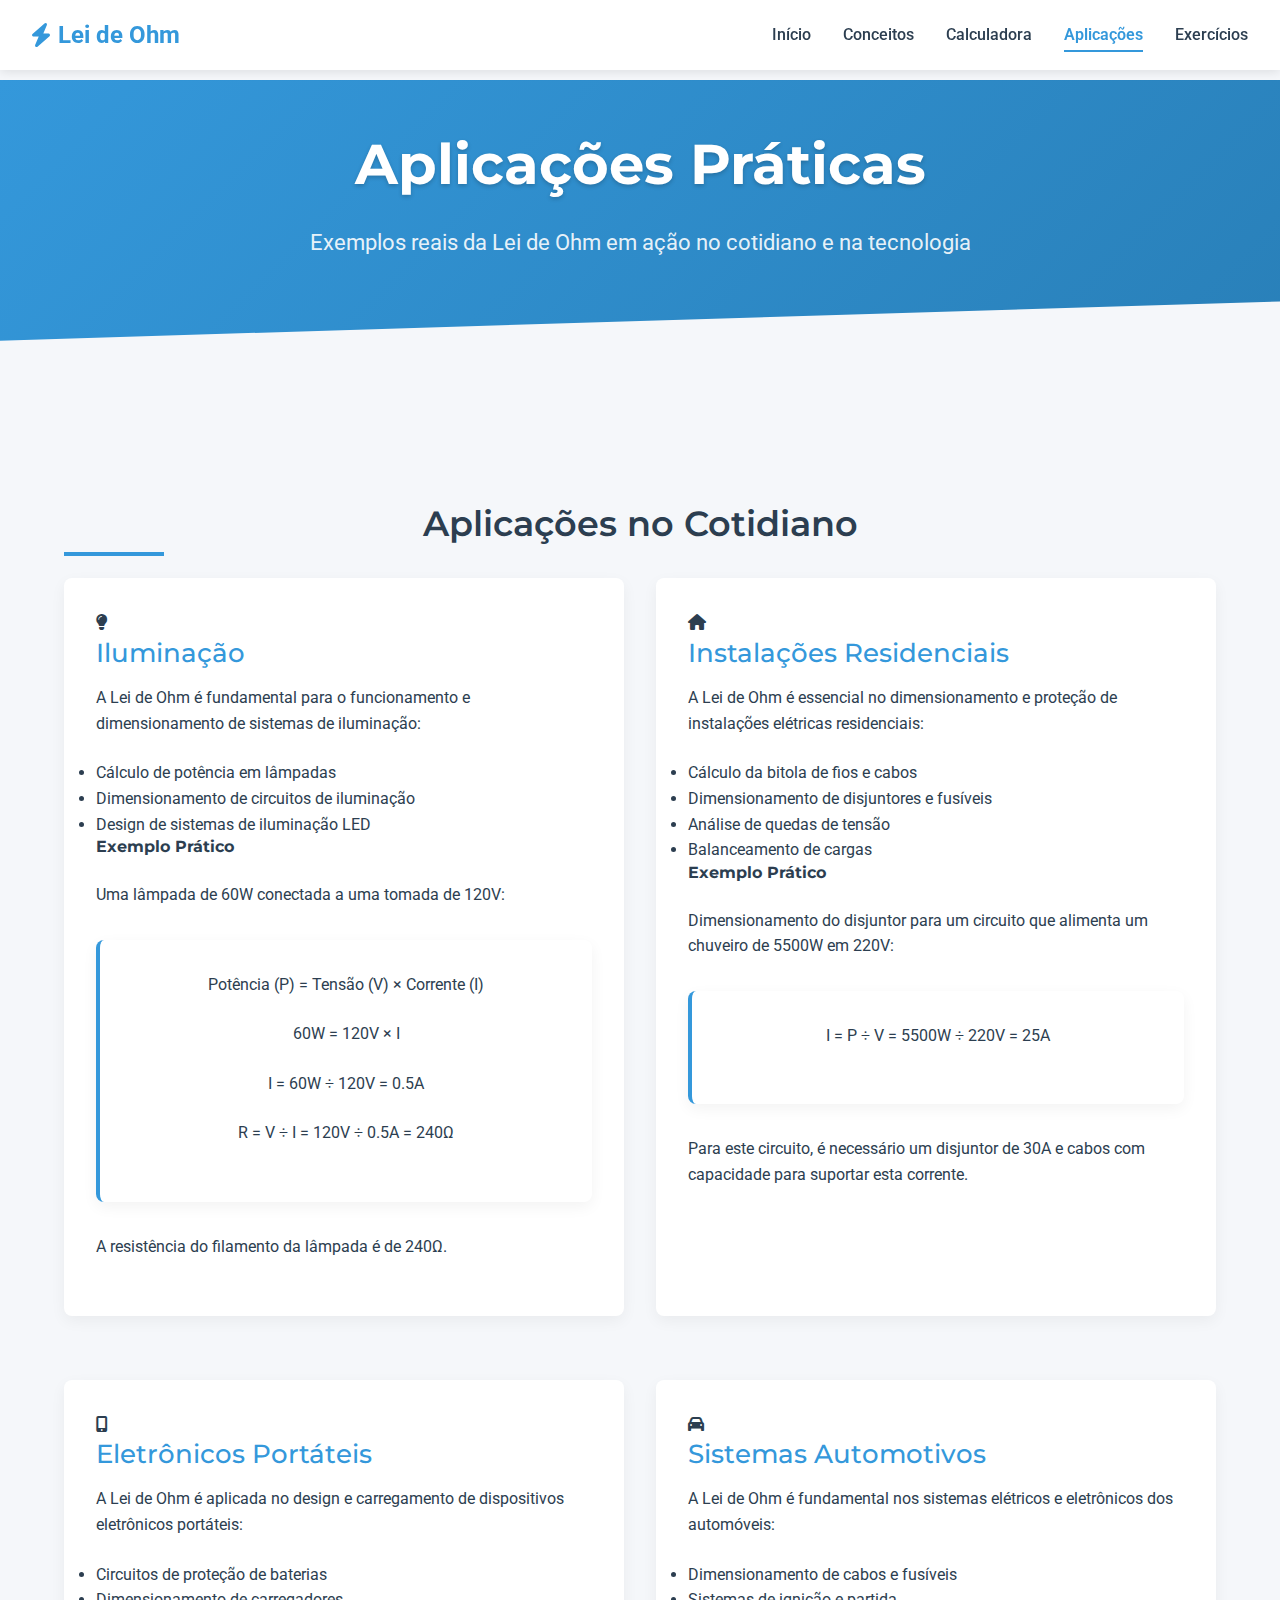
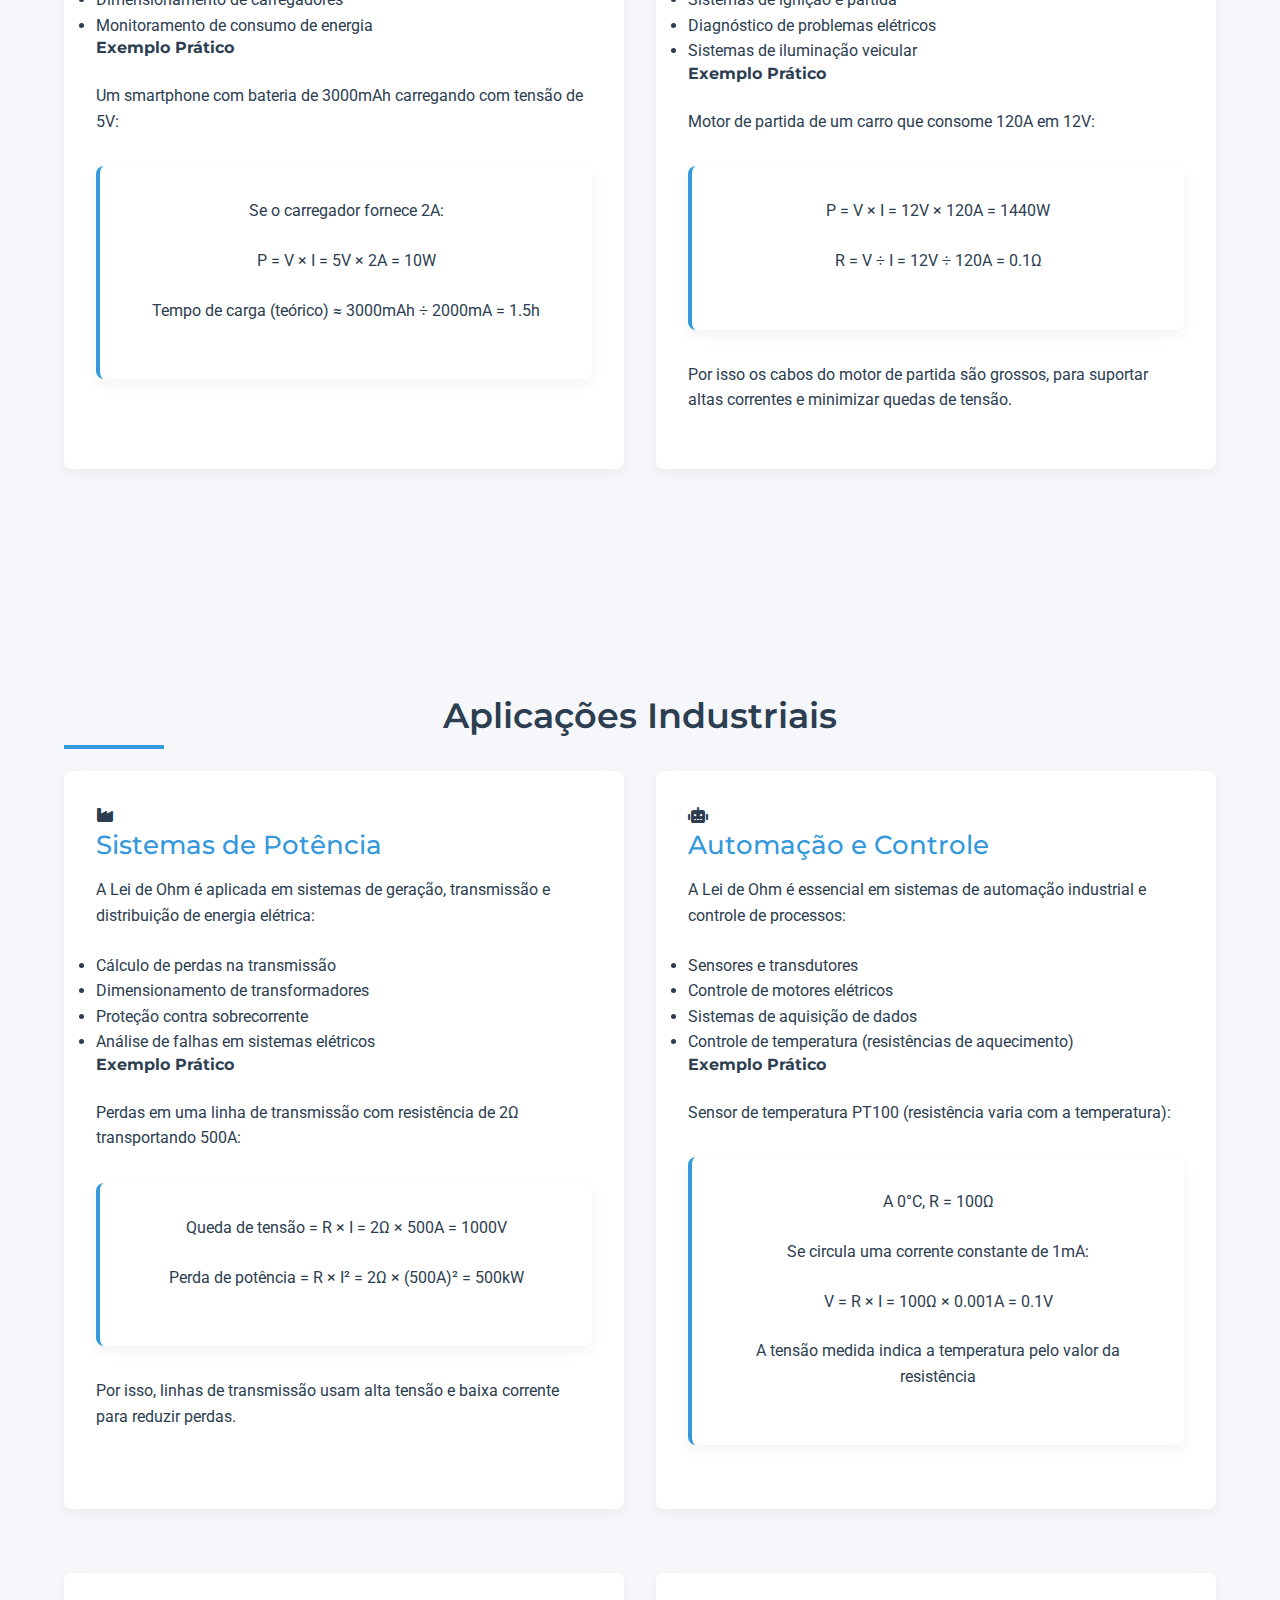
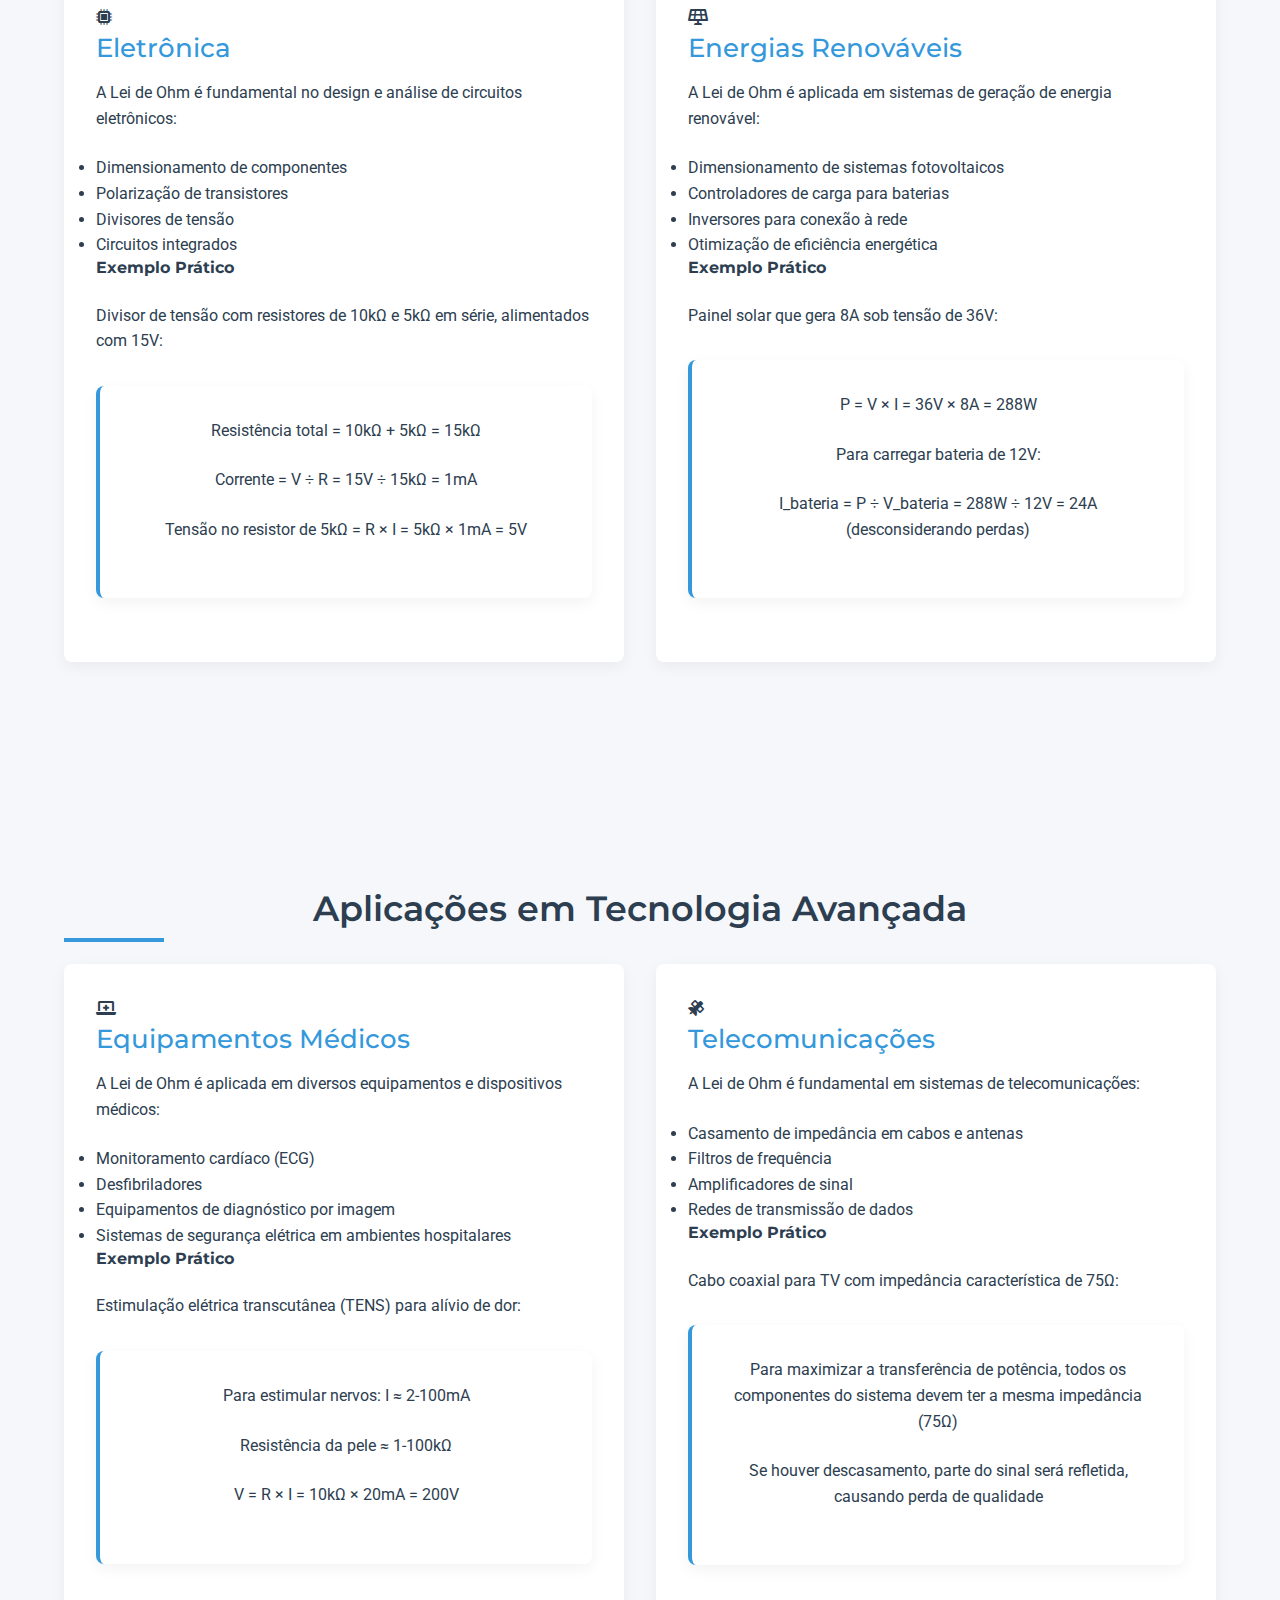
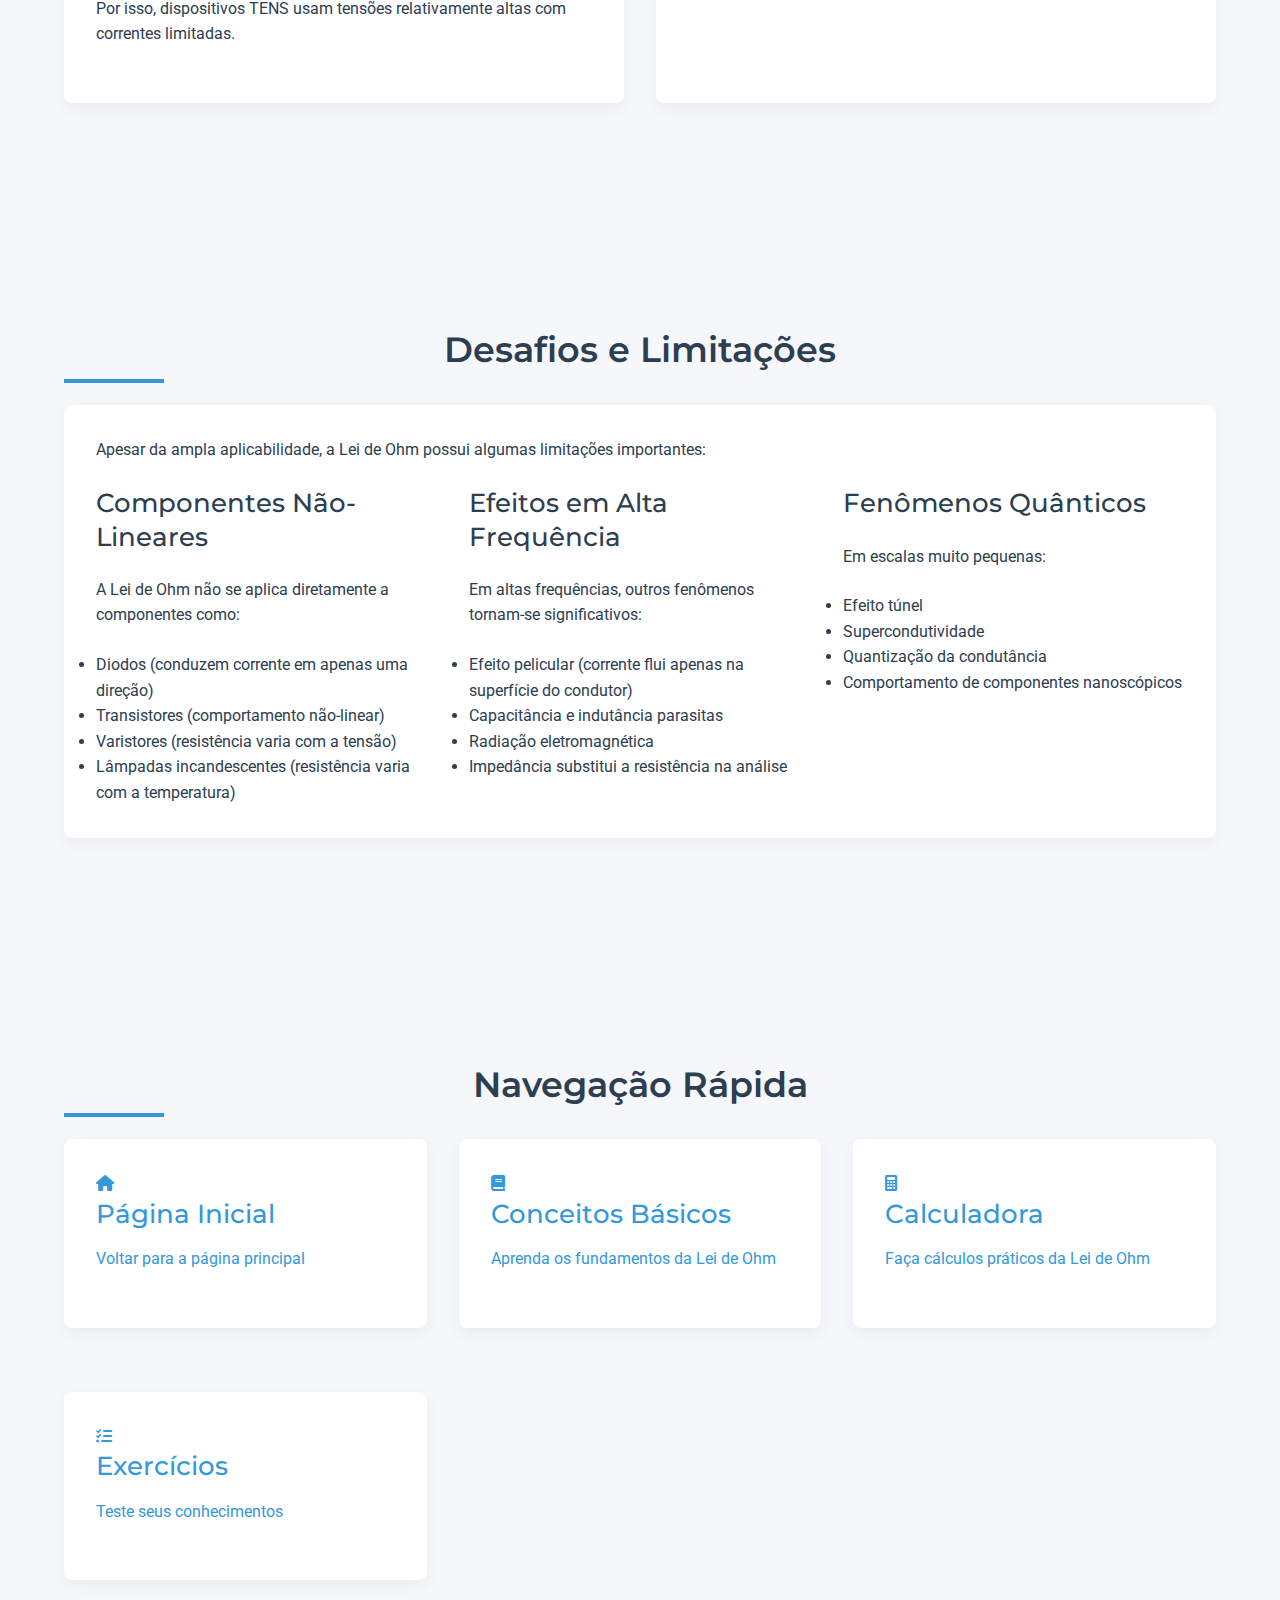
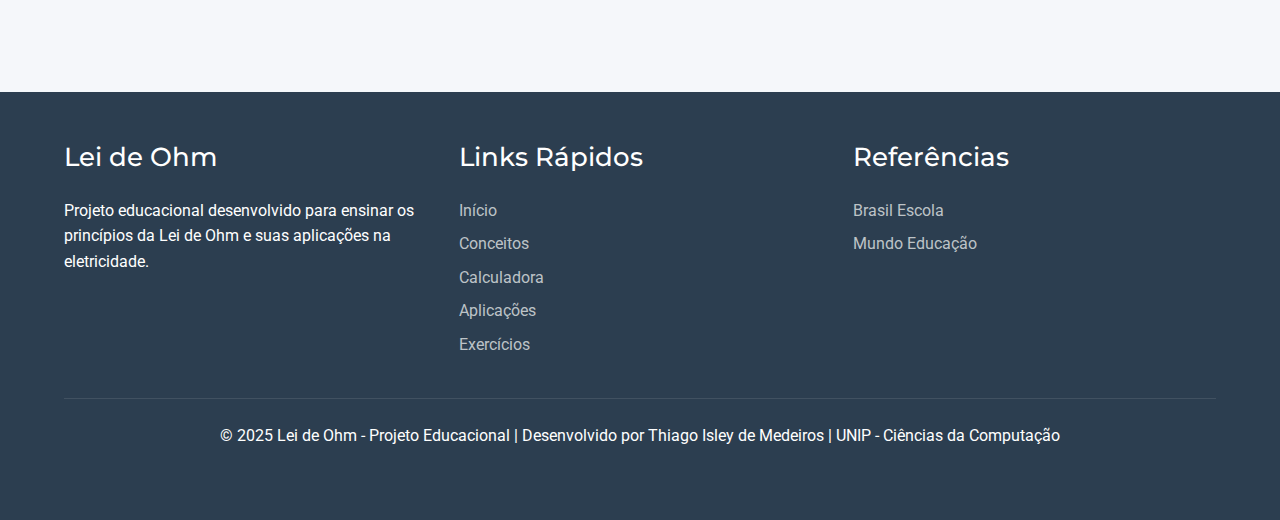
<file: aplicacoes.html>
<!DOCTYPE html>
<html lang="pt-BR">
<head>
    <meta charset="UTF-8">
    <meta name="viewport" content="width=device-width, initial-scale=1.0">
    <title>Aplicações Práticas - Lei de Ohm</title>
    <meta name="description" content="Exemplos práticos e aplicações da Lei de Ohm no cotidiano e na tecnologia">
    <link rel="stylesheet" href="https://fonts.googleapis.com/css2?family=Roboto:wght@300;400;500;700&family=Montserrat:wght@400;500;600;700&family=Fira+Code:wght@400;500&display=swap">
    <link rel="stylesheet" href="https://cdnjs.cloudflare.com/ajax/libs/font-awesome/6.0.0/css/all.min.css">
    <link rel="stylesheet" href="styles/main.css">
</head>
<body>
    <header>
        <nav class="navbar">
            <div class="logo"><i class="fas fa-bolt icon"></i> Lei de Ohm</div>
            <ul class="nav-links">
                <li><a href="index.html">Início</a></li>
                <li><a href="conceitos.html">Conceitos</a></li>
                <li><a href="calculadora.html">Calculadora</a></li>
                <li><a href="aplicacoes.html" class="active">Aplicações</a></li>
                <li><a href="exercicios.html">Exercícios</a></li>
            </ul>
            <div class="burger">
                <div class="line1"></div>
                <div class="line2"></div>
                <div class="line3"></div>
            </div>
        </nav>
    </header>

    <main>
        <section class="hero">
            <div class="container">
                <h1 class="animate-on-scroll">Aplicações Práticas</h1>
                <p class="subtitle animate-on-scroll">Exemplos reais da Lei de Ohm em ação no cotidiano e na tecnologia</p>
            </div>
        </section>

        <section id="aplicacoes-cotidianas" class="content">
            <div class="container">
                <h2 class="text-center">Aplicações no Cotidiano</h2>
                
                <div class="grid">
                    <div class="card animate-on-scroll">
                        <div class="card-icon"><i class="fas fa-lightbulb"></i></div>
                        <h3 class="card-title">Iluminação</h3>
                        <p>A Lei de Ohm é fundamental para o funcionamento e dimensionamento de sistemas de iluminação:</p>
                        <ul>
                            <li>Cálculo de potência em lâmpadas</li>
                            <li>Dimensionamento de circuitos de iluminação</li>
                            <li>Design de sistemas de iluminação LED</li>
                        </ul>
                        
                        <div class="example">
                            <h4>Exemplo Prático</h4>
                            <p>Uma lâmpada de 60W conectada a uma tomada de 120V:</p>
                            <div class="formula-box">
                                <p>Potência (P) = Tensão (V) × Corrente (I)</p>
                                <p>60W = 120V × I</p>
                                <p>I = 60W ÷ 120V = 0.5A</p>
                                <p>R = V ÷ I = 120V ÷ 0.5A = 240Ω</p>
                            </div>
                            <p>A resistência do filamento da lâmpada é de 240Ω.</p>
                        </div>
                    </div>
                    
                    <div class="card animate-on-scroll">
                        <div class="card-icon"><i class="fas fa-home"></i></div>
                        <h3 class="card-title">Instalações Residenciais</h3>
                        <p>A Lei de Ohm é essencial no dimensionamento e proteção de instalações elétricas residenciais:</p>
                        <ul>
                            <li>Cálculo da bitola de fios e cabos</li>
                            <li>Dimensionamento de disjuntores e fusíveis</li>
                            <li>Análise de quedas de tensão</li>
                            <li>Balanceamento de cargas</li>
                        </ul>
                        
                        <div class="example">
                            <h4>Exemplo Prático</h4>
                            <p>Dimensionamento do disjuntor para um circuito que alimenta um chuveiro de 5500W em 220V:</p>
                            <div class="formula-box">
                                <p>I = P ÷ V = 5500W ÷ 220V = 25A</p>
                            </div>
                            <p>Para este circuito, é necessário um disjuntor de 30A e cabos com capacidade para suportar esta corrente.</p>
                        </div>
                    </div>
                </div>
                
                <div class="grid mt-4">
                    <div class="card animate-on-scroll">
                        <div class="card-icon"><i class="fas fa-mobile-alt"></i></div>
                        <h3 class="card-title">Eletrônicos Portáteis</h3>
                        <p>A Lei de Ohm é aplicada no design e carregamento de dispositivos eletrônicos portáteis:</p>
                        <ul>
                            <li>Circuitos de proteção de baterias</li>
                            <li>Dimensionamento de carregadores</li>
                            <li>Monitoramento de consumo de energia</li>
                        </ul>
                        
                        <div class="example">
                            <h4>Exemplo Prático</h4>
                            <p>Um smartphone com bateria de 3000mAh carregando com tensão de 5V:</p>
                            <div class="formula-box">
                                <p>Se o carregador fornece 2A:</p>
                                <p>P = V × I = 5V × 2A = 10W</p>
                                <p>Tempo de carga (teórico) ≈ 3000mAh ÷ 2000mA = 1.5h</p>
                            </div>
                        </div>
                    </div>
                    
                    <div class="card animate-on-scroll">
                        <div class="card-icon"><i class="fas fa-car"></i></div>
                        <h3 class="card-title">Sistemas Automotivos</h3>
                        <p>A Lei de Ohm é fundamental nos sistemas elétricos e eletrônicos dos automóveis:</p>
                        <ul>
                            <li>Dimensionamento de cabos e fusíveis</li>
                            <li>Sistemas de ignição e partida</li>
                            <li>Diagnóstico de problemas elétricos</li>
                            <li>Sistemas de iluminação veicular</li>
                        </ul>
                        
                        <div class="example">
                            <h4>Exemplo Prático</h4>
                            <p>Motor de partida de um carro que consome 120A em 12V:</p>
                            <div class="formula-box">
                                <p>P = V × I = 12V × 120A = 1440W</p>
                                <p>R = V ÷ I = 12V ÷ 120A = 0.1Ω</p>
                            </div>
                            <p>Por isso os cabos do motor de partida são grossos, para suportar altas correntes e minimizar quedas de tensão.</p>
                        </div>
                    </div>
                </div>
            </div>
        </section>

        <section id="aplicacoes-industriais" class="content bg-light">
            <div class="container">
                <h2 class="text-center">Aplicações Industriais</h2>
                
                <div class="grid">
                    <div class="card animate-on-scroll">
                        <div class="card-icon"><i class="fas fa-industry"></i></div>
                        <h3 class="card-title">Sistemas de Potência</h3>
                        <p>A Lei de Ohm é aplicada em sistemas de geração, transmissão e distribuição de energia elétrica:</p>
                        <ul>
                            <li>Cálculo de perdas na transmissão</li>
                            <li>Dimensionamento de transformadores</li>
                            <li>Proteção contra sobrecorrente</li>
                            <li>Análise de falhas em sistemas elétricos</li>
                        </ul>
                        
                        <div class="example">
                            <h4>Exemplo Prático</h4>
                            <p>Perdas em uma linha de transmissão com resistência de 2Ω transportando 500A:</p>
                            <div class="formula-box">
                                <p>Queda de tensão = R × I = 2Ω × 500A = 1000V</p>
                                <p>Perda de potência = R × I² = 2Ω × (500A)² = 500kW</p>
                            </div>
                            <p>Por isso, linhas de transmissão usam alta tensão e baixa corrente para reduzir perdas.</p>
                        </div>
                    </div>
                    
                    <div class="card animate-on-scroll">
                        <div class="card-icon"><i class="fas fa-robot"></i></div>
                        <h3 class="card-title">Automação e Controle</h3>
                        <p>A Lei de Ohm é essencial em sistemas de automação industrial e controle de processos:</p>
                        <ul>
                            <li>Sensores e transdutores</li>
                            <li>Controle de motores elétricos</li>
                            <li>Sistemas de aquisição de dados</li>
                            <li>Controle de temperatura (resistências de aquecimento)</li>
                        </ul>
                        
                        <div class="example">
                            <h4>Exemplo Prático</h4>
                            <p>Sensor de temperatura PT100 (resistência varia com a temperatura):</p>
                            <div class="formula-box">
                                <p>A 0°C, R = 100Ω</p>
                                <p>Se circula uma corrente constante de 1mA:</p>
                                <p>V = R × I = 100Ω × 0.001A = 0.1V</p>
                                <p>A tensão medida indica a temperatura pelo valor da resistência</p>
                            </div>
                        </div>
                    </div>
                </div>
                
                <div class="grid mt-4">
                    <div class="card animate-on-scroll">
                        <div class="card-icon"><i class="fas fa-microchip"></i></div>
                        <h3 class="card-title">Eletrônica</h3>
                        <p>A Lei de Ohm é fundamental no design e análise de circuitos eletrônicos:</p>
                        <ul>
                            <li>Dimensionamento de componentes</li>
                            <li>Polarização de transistores</li>
                            <li>Divisores de tensão</li>
                            <li>Circuitos integrados</li>
                        </ul>
                        
                        <div class="example">
                            <h4>Exemplo Prático</h4>
                            <p>Divisor de tensão com resistores de 10kΩ e 5kΩ em série, alimentados com 15V:</p>
                            <div class="formula-box">
                                <p>Resistência total = 10kΩ + 5kΩ = 15kΩ</p>
                                <p>Corrente = V ÷ R = 15V ÷ 15kΩ = 1mA</p>
                                <p>Tensão no resistor de 5kΩ = R × I = 5kΩ × 1mA = 5V</p>
                            </div>
                        </div>
                    </div>
                    
                    <div class="card animate-on-scroll">
                        <div class="card-icon"><i class="fas fa-solar-panel"></i></div>
                        <h3 class="card-title">Energias Renováveis</h3>
                        <p>A Lei de Ohm é aplicada em sistemas de geração de energia renovável:</p>
                        <ul>
                            <li>Dimensionamento de sistemas fotovoltaicos</li>
                            <li>Controladores de carga para baterias</li>
                            <li>Inversores para conexão à rede</li>
                            <li>Otimização de eficiência energética</li>
                        </ul>
                        
                        <div class="example">
                            <h4>Exemplo Prático</h4>
                            <p>Painel solar que gera 8A sob tensão de 36V:</p>
                            <div class="formula-box">
                                <p>P = V × I = 36V × 8A = 288W</p>
                                <p>Para carregar bateria de 12V:</p>
                                <p>I_bateria = P ÷ V_bateria = 288W ÷ 12V = 24A (desconsiderando perdas)</p>
                            </div>
                        </div>
                    </div>
                </div>
            </div>
        </section>

        <section id="aplicacoes-tecnologicas" class="content">
            <div class="container">
                <h2 class="text-center">Aplicações em Tecnologia Avançada</h2>
                
                <div class="grid">
                    <div class="card animate-on-scroll">
                        <div class="card-icon"><i class="fas fa-laptop-medical"></i></div>
                        <h3 class="card-title">Equipamentos Médicos</h3>
                        <p>A Lei de Ohm é aplicada em diversos equipamentos e dispositivos médicos:</p>
                        <ul>
                            <li>Monitoramento cardíaco (ECG)</li>
                            <li>Desfibriladores</li>
                            <li>Equipamentos de diagnóstico por imagem</li>
                            <li>Sistemas de segurança elétrica em ambientes hospitalares</li>
                        </ul>
                        
                        <div class="example">
                            <h4>Exemplo Prático</h4>
                            <p>Estimulação elétrica transcutânea (TENS) para alívio de dor:</p>
                            <div class="formula-box">
                                <p>Para estimular nervos: I ≈ 2-100mA</p>
                                <p>Resistência da pele ≈ 1-100kΩ</p>
                                <p>V = R × I = 10kΩ × 20mA = 200V</p>
                            </div>
                            <p>Por isso, dispositivos TENS usam tensões relativamente altas com correntes limitadas.</p>
                        </div>
                    </div>
                    
                    <div class="card animate-on-scroll">
                        <div class="card-icon"><i class="fas fa-satellite"></i></div>
                        <h3 class="card-title">Telecomunicações</h3>
                        <p>A Lei de Ohm é fundamental em sistemas de telecomunicações:</p>
                        <ul>
                            <li>Casamento de impedância em cabos e antenas</li>
                            <li>Filtros de frequência</li>
                            <li>Amplificadores de sinal</li>
                            <li>Redes de transmissão de dados</li>
                        </ul>
                        
                        <div class="example">
                            <h4>Exemplo Prático</h4>
                            <p>Cabo coaxial para TV com impedância característica de 75Ω:</p>
                            <div class="formula-box">
                                <p>Para maximizar a transferência de potência, todos os componentes do sistema devem ter a mesma impedância (75Ω)</p>
                                <p>Se houver descasamento, parte do sinal será refletida, causando perda de qualidade</p>
                            </div>
                        </div>
                    </div>
                </div>
            </div>
        </section>

        <section id="desafios" class="content bg-light">
            <div class="container">
                <h2 class="text-center">Desafios e Limitações</h2>
                <div class="card animate-on-scroll">
                    <p>Apesar da ampla aplicabilidade, a Lei de Ohm possui algumas limitações importantes:</p>
                    
                    <div class="grid">
                        <div>
                            <h3>Componentes Não-Lineares</h3>
                            <p>A Lei de Ohm não se aplica diretamente a componentes como:</p>
                            <ul>
                                <li>Diodos (conduzem corrente em apenas uma direção)</li>
                                <li>Transistores (comportamento não-linear)</li>
                                <li>Varistores (resistência varia com a tensão)</li>
                                <li>Lâmpadas incandescentes (resistência varia com a temperatura)</li>
                            </ul>
                        </div>
                        
                        <div>
                            <h3>Efeitos em Alta Frequência</h3>
                            <p>Em altas frequências, outros fenômenos tornam-se significativos:</p>
                            <ul>
                                <li>Efeito pelicular (corrente flui apenas na superfície do condutor)</li>
                                <li>Capacitância e indutância parasitas</li>
                                <li>Radiação eletromagnética</li>
                                <li>Impedância substitui a resistência na análise</li>
                            </ul>
                        </div>
                        
                        <div>
                            <h3>Fenômenos Quânticos</h3>
                            <p>Em escalas muito pequenas:</p>
                            <ul>
                                <li>Efeito túnel</li>
                                <li>Supercondutividade</li>
                                <li>Quantização da condutância</li>
                                <li>Comportamento de componentes nanoscópicos</li>
                            </ul>
                        </div>
                    </div>
                </div>
            </div>
        </section>

        <section id="navegacao" class="content">
            <div class="container">
                <h2 class="text-center">Navegação Rápida</h2>
                <div class="grid">
                    <a href="index.html" class="card hover-effect">
                        <div class="card-icon"><i class="fas fa-home"></i></div>
                        <h3 class="card-title">Página Inicial</h3>
                        <p>Voltar para a página principal</p>
                    </a>
                    <a href="conceitos.html" class="card hover-effect">
                        <div class="card-icon"><i class="fas fa-book"></i></div>
                        <h3 class="card-title">Conceitos Básicos</h3>
                        <p>Aprenda os fundamentos da Lei de Ohm</p>
                    </a>
                    <a href="calculadora.html" class="card hover-effect">
                        <div class="card-icon"><i class="fas fa-calculator"></i></div>
                        <h3 class="card-title">Calculadora</h3>
                        <p>Faça cálculos práticos da Lei de Ohm</p>
                    </a>
                    <a href="exercicios.html" class="card hover-effect">
                        <div class="card-icon"><i class="fas fa-tasks"></i></div>
                        <h3 class="card-title">Exercícios</h3>
                        <p>Teste seus conhecimentos</p>
                    </a>
                </div>
            </div>
        </section>
    </main>

    <footer>
        <div class="container">
            <div class="footer-content">
                <div class="footer-column">
                    <h3>Lei de Ohm</h3>
                    <p>Projeto educacional desenvolvido para ensinar os princípios da Lei de Ohm e suas aplicações na eletricidade.</p>
                </div>
                <div class="footer-column">
                    <h3>Links Rápidos</h3>
                    <ul>
                        <li><a href="index.html">Início</a></li>
                        <li><a href="conceitos.html">Conceitos</a></li>
                        <li><a href="calculadora.html">Calculadora</a></li>
                        <li><a href="aplicacoes.html">Aplicações</a></li>
                        <li><a href="exercicios.html">Exercícios</a></li>
                    </ul>
                </div>
                <div class="footer-column">
                    <h3>Referências</h3>
                    <ul>
                        <li><a href="https://brasilescola.uol.com.br/fisica/a-lei-ohm.htm" target="_blank">Brasil Escola</a></li>
                        <li><a href="https://mundoeducacao.uol.com.br/fisica/lei-ohm.htm" target="_blank">Mundo Educação</a></li>
                    </ul>
                </div>
            </div>
            <div class="footer-bottom">
                <p>&copy; 2025 Lei de Ohm - Projeto Educacional | Desenvolvido por Thiago Isley de Medeiros | UNIP - Ciências da Computação</p>
            </div>
        </div>
    </footer>

    <script src="scripts/main.js"></script>
</body>
</html>
</file>
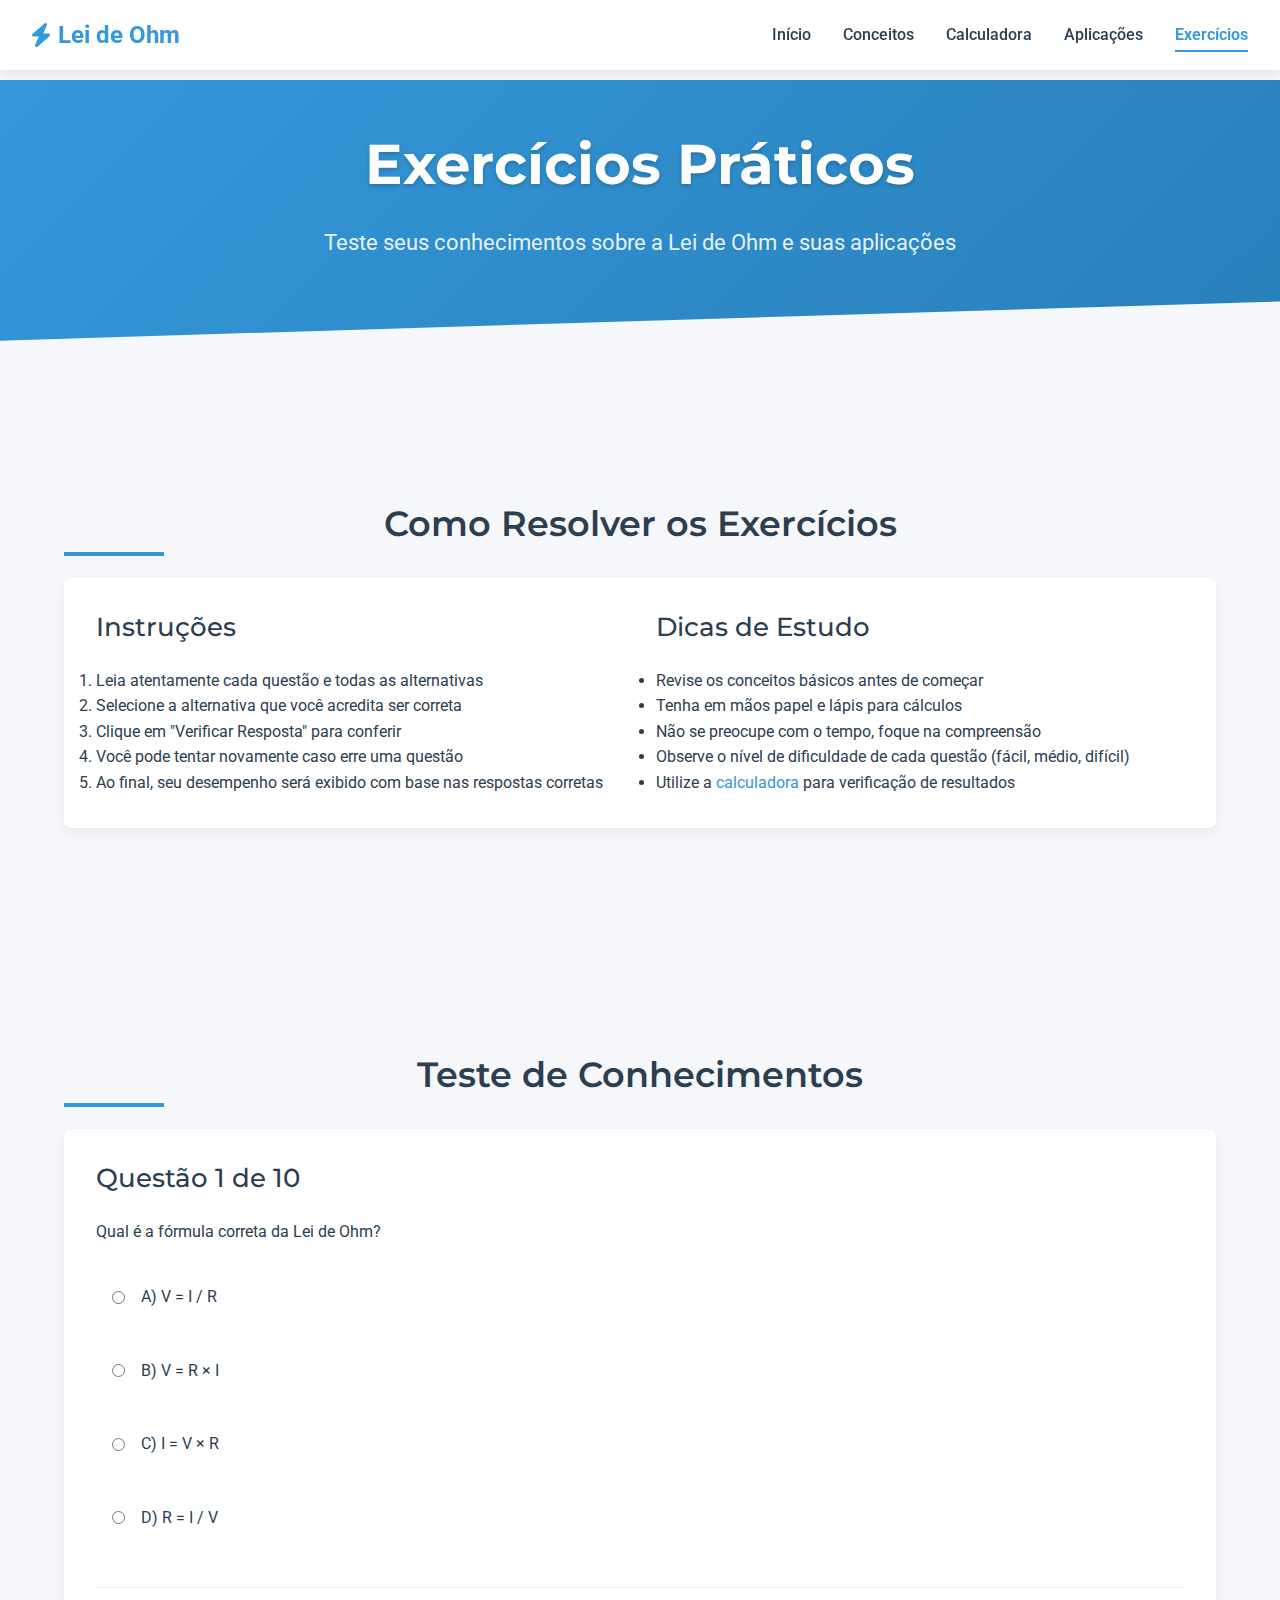
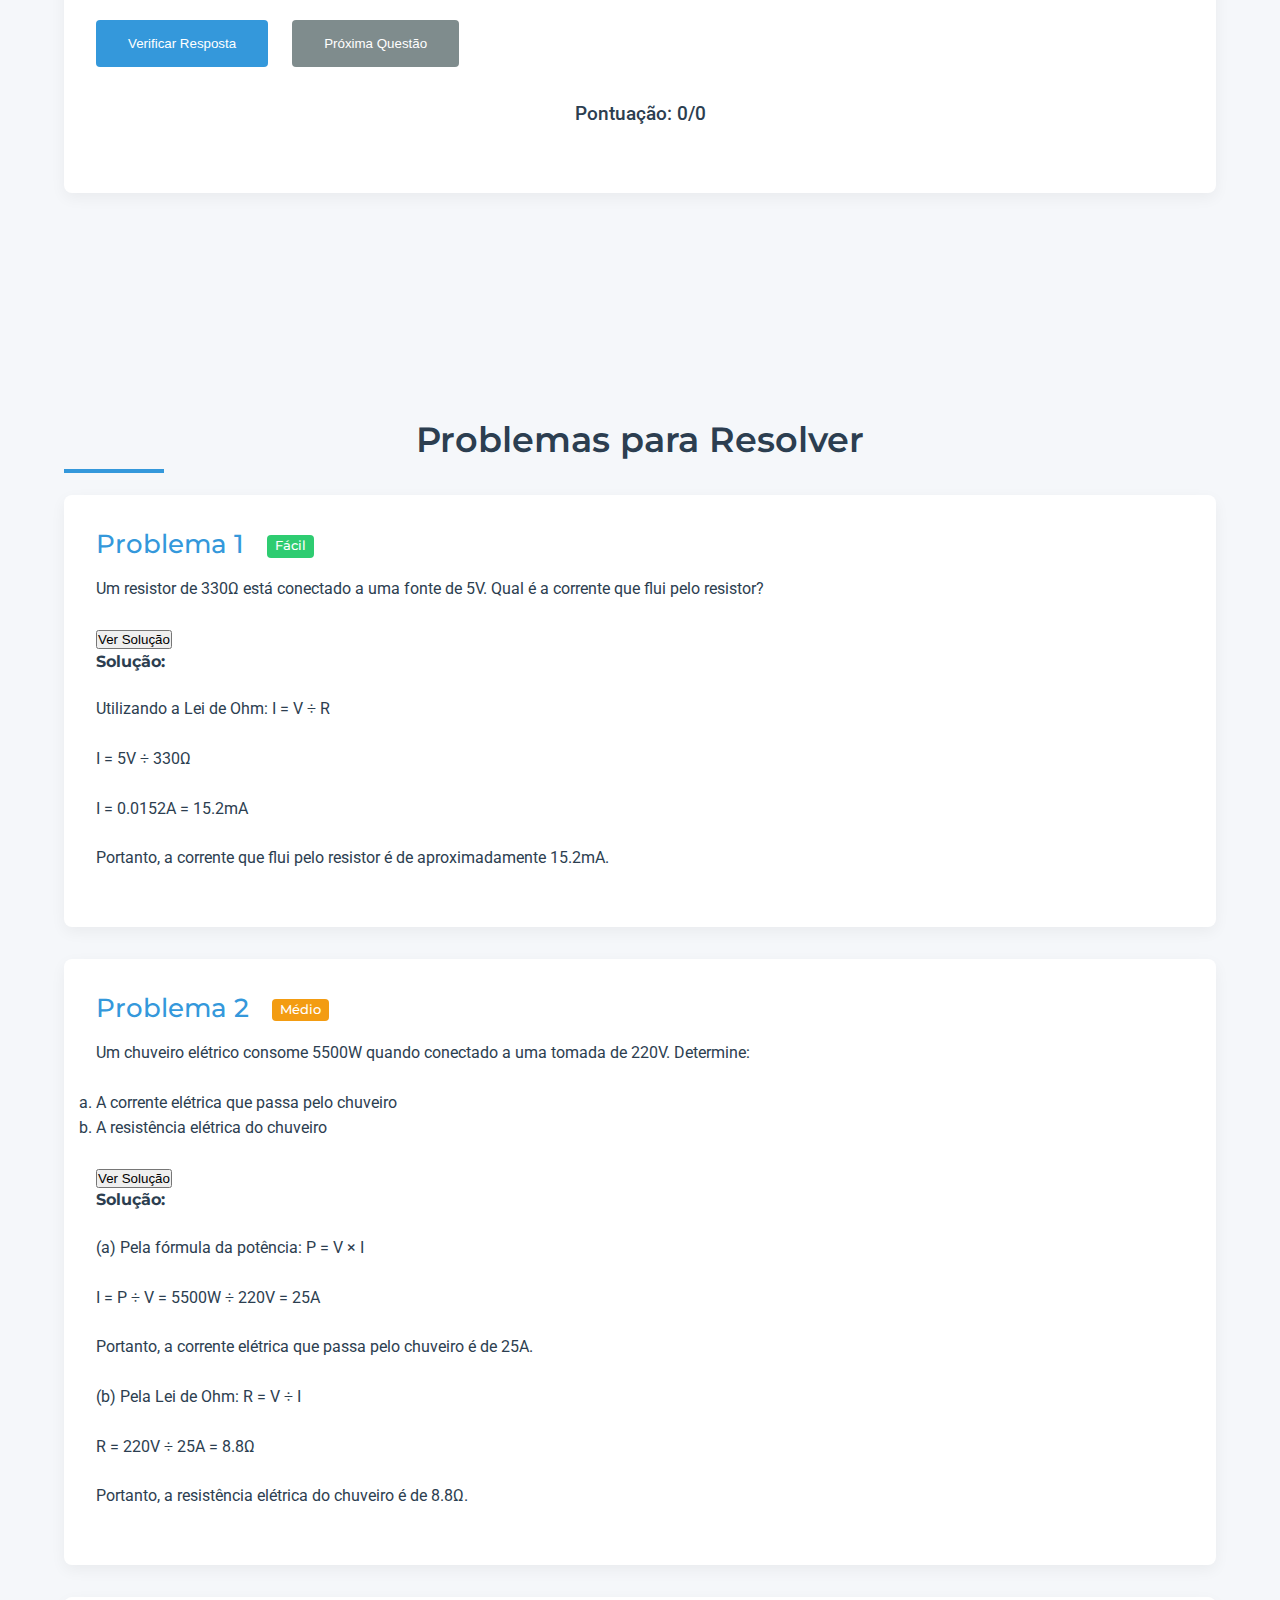
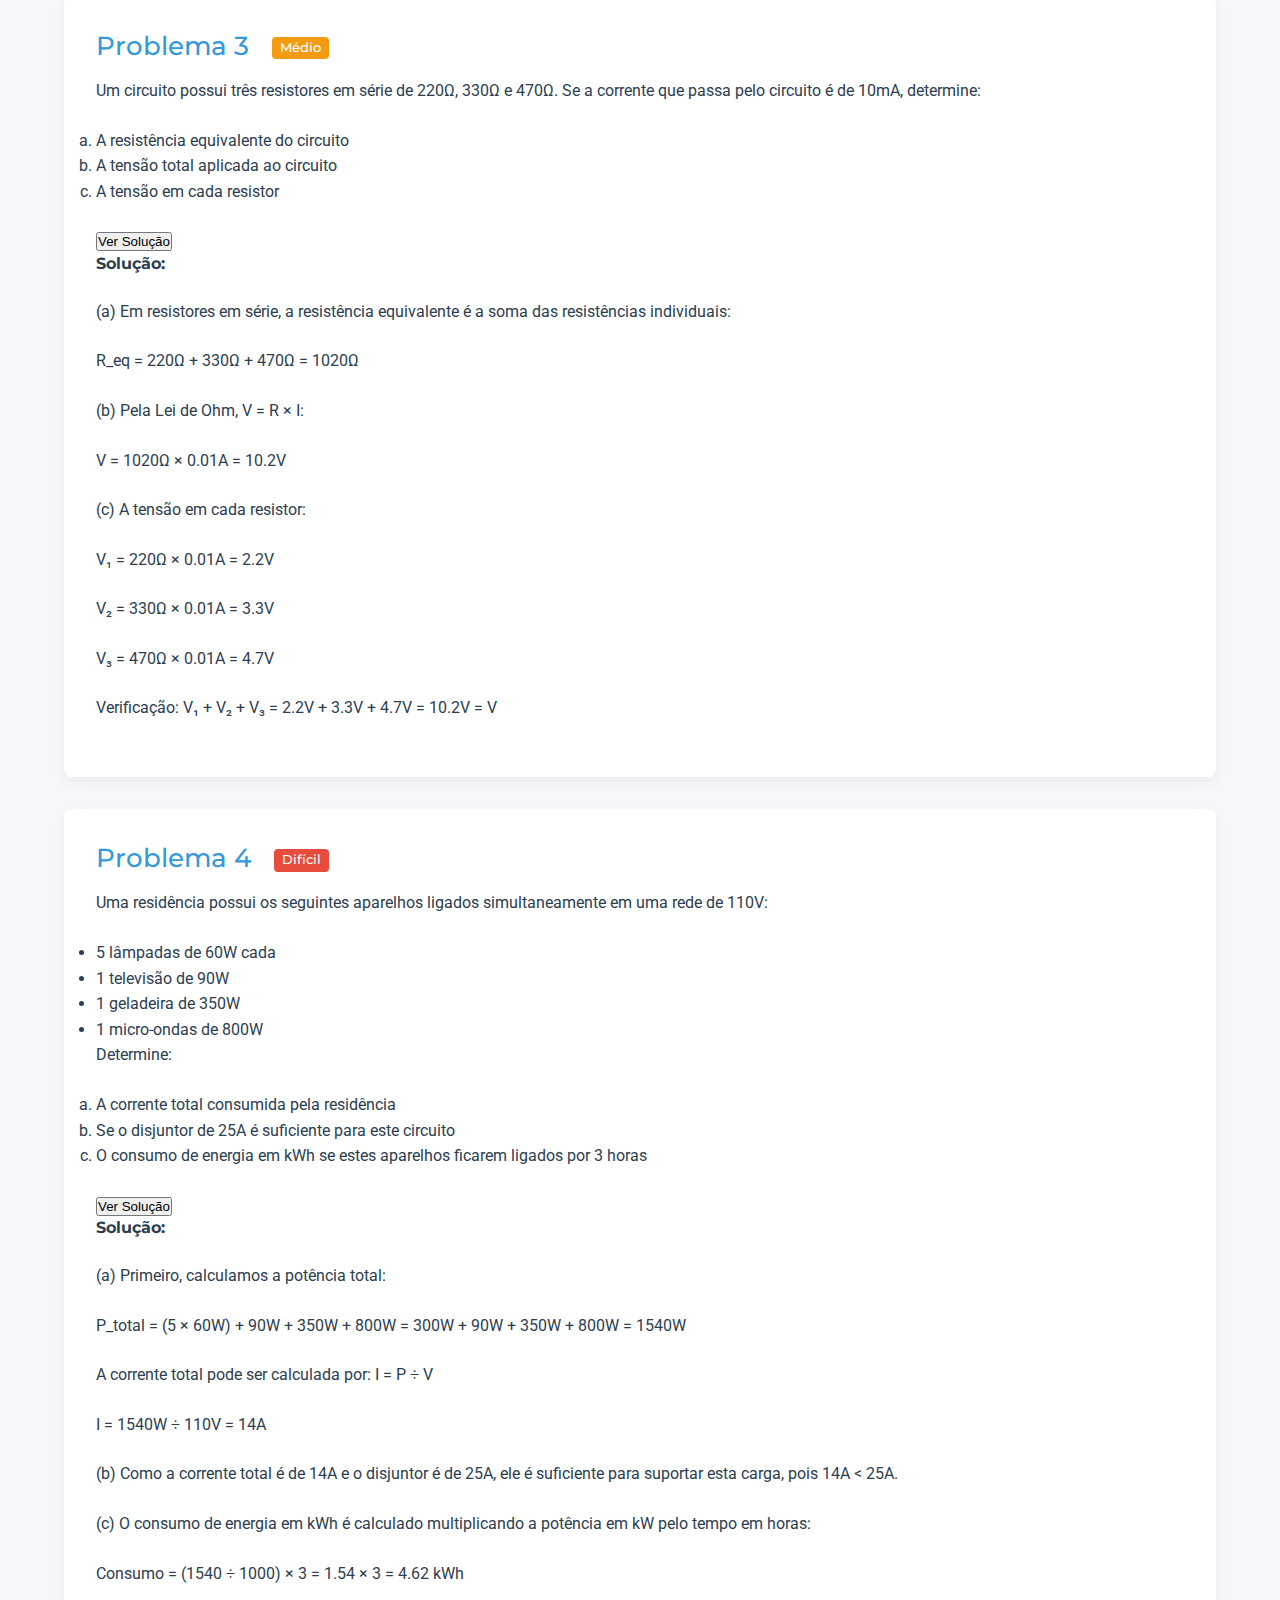
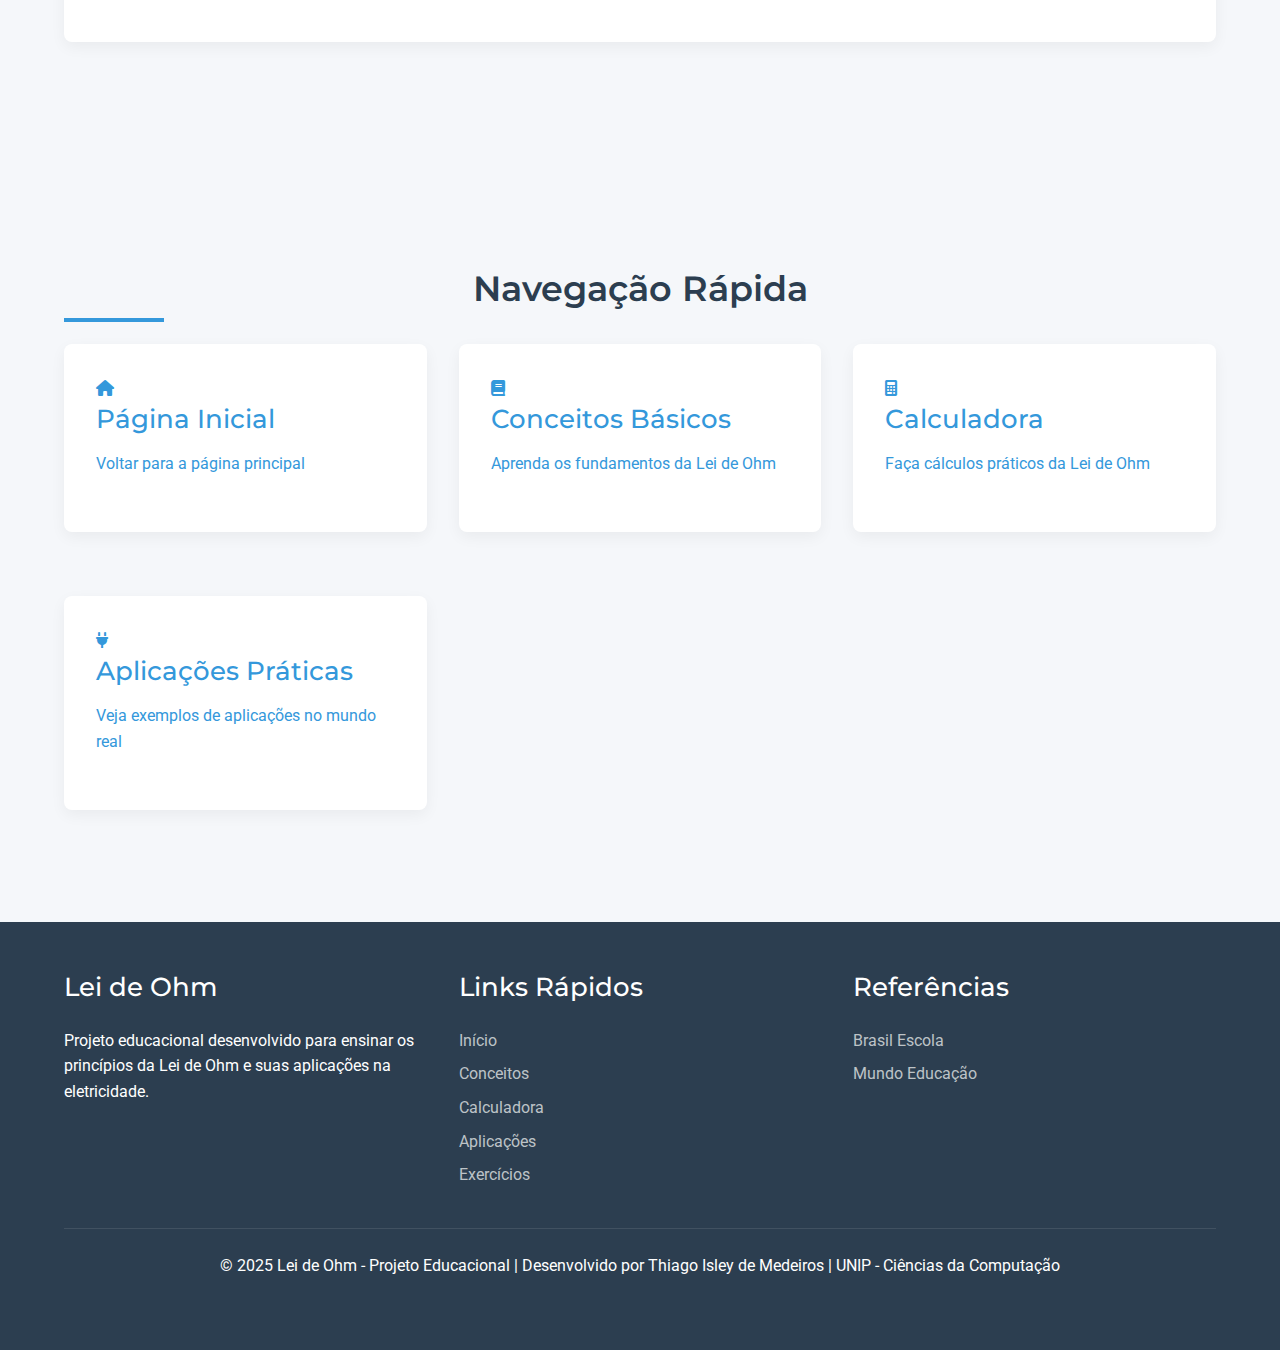
<file: exercicios.html>
<!DOCTYPE html>
<html lang="pt-BR">
<head>
    <meta charset="UTF-8">
    <meta name="viewport" content="width=device-width, initial-scale=1.0">
    <title>Exercícios - Lei de Ohm</title>
    <meta name="description" content="Exercícios e problemas para testar seu conhecimento sobre a Lei de Ohm">
    <link rel="stylesheet" href="https://fonts.googleapis.com/css2?family=Roboto:wght@300;400;500;700&family=Montserrat:wght@400;500;600;700&family=Fira+Code:wght@400;500&display=swap">
    <link rel="stylesheet" href="https://cdnjs.cloudflare.com/ajax/libs/font-awesome/6.0.0/css/all.min.css">
    <link rel="stylesheet" href="styles/main.css">
    <style>
        .quiz-container {
            background-color: var(--bg-card);
            border-radius: 8px;
            padding: var(--spacing-lg);
            box-shadow: 0 5px 15px rgba(0, 0, 0, 0.05);
            margin-bottom: var(--spacing-lg);
        }
        
        .question {
            margin-bottom: var(--spacing-lg);
            border-bottom: 1px solid #eee;
            padding-bottom: var(--spacing-md);
        }
        
        .options {
            list-style-type: none;
            padding: 0;
        }
        
        .options li {
            margin-bottom: var(--spacing-sm);
        }
        
        .option-label {
            display: flex;
            align-items: center;
            cursor: pointer;
            padding: var(--spacing-sm);
            border-radius: 4px;
            transition: background-color 0.3s;
        }
        
        .option-label:hover {
            background-color: #f5f5f5;
        }
        
        .option-input {
            margin-right: var(--spacing-sm);
        }
        
        .feedback {
            padding: var(--spacing-sm);
            margin-top: var(--spacing-sm);
            border-radius: 4px;
            display: none;
        }
        
        .correct {
            background-color: rgba(46, 204, 113, 0.2);
            color: #27ae60;
        }
        
        .incorrect {
            background-color: rgba(231, 76, 60, 0.2);
            color: #c0392b;
        }
        
        .score-display {
            font-size: 1.2rem;
            font-weight: 500;
            text-align: center;
            margin: var(--spacing-lg) 0;
        }
        
        .exercise-difficulty {
            display: inline-block;
            padding: 3px 8px;
            border-radius: 4px;
            font-size: 0.8rem;
            font-weight: 500;
            margin-left: var(--spacing-sm);
            vertical-align: middle;
        }
        
        .difficulty-facil {
            background-color: #2ecc71;
            color: white;
        }
        
        .difficulty-medio {
            background-color: #f39c12;
            color: white;
        }
        
        .difficulty-dificil {
            background-color: #e74c3c;
            color: white;
        }
    </style>
</head>
<body>
    <header>
        <nav class="navbar">
            <div class="logo"><i class="fas fa-bolt icon"></i> Lei de Ohm</div>
            <ul class="nav-links">
                <li><a href="index.html">Início</a></li>
                <li><a href="conceitos.html">Conceitos</a></li>
                <li><a href="calculadora.html">Calculadora</a></li>
                <li><a href="aplicacoes.html">Aplicações</a></li>
                <li><a href="exercicios.html" class="active">Exercícios</a></li>
            </ul>
            <div class="burger">
                <div class="line1"></div>
                <div class="line2"></div>
                <div class="line3"></div>
            </div>
        </nav>
    </header>

    <main>
        <section class="hero">
            <div class="container">
                <h1 class="animate-on-scroll">Exercícios Práticos</h1>
                <p class="subtitle animate-on-scroll">Teste seus conhecimentos sobre a Lei de Ohm e suas aplicações</p>
            </div>
        </section>

        <section id="instrucoes" class="content">
            <div class="container">
                <h2 class="text-center">Como Resolver os Exercícios</h2>
                <div class="card animate-on-scroll">
                    <div class="grid">
                        <div>
                            <h3>Instruções</h3>
                            <ol>
                                <li>Leia atentamente cada questão e todas as alternativas</li>
                                <li>Selecione a alternativa que você acredita ser correta</li>
                                <li>Clique em "Verificar Resposta" para conferir</li>
                                <li>Você pode tentar novamente caso erre uma questão</li>
                                <li>Ao final, seu desempenho será exibido com base nas respostas corretas</li>
                            </ol>
                        </div>
                        <div>
                            <h3>Dicas de Estudo</h3>
                            <ul>
                                <li>Revise os conceitos básicos antes de começar</li>
                                <li>Tenha em mãos papel e lápis para cálculos</li>
                                <li>Não se preocupe com o tempo, foque na compreensão</li>
                                <li>Observe o nível de dificuldade de cada questão (fácil, médio, difícil)</li>
                                <li>Utilize a <a href="calculadora.html">calculadora</a> para verificação de resultados</li>
                            </ul>
                        </div>
                    </div>
                </div>
            </div>
        </section>

        <section id="quiz" class="content bg-light">
            <div class="container">
                <h2 class="text-center">Teste de Conhecimentos</h2>
                <div class="quiz-container animate-on-scroll">
                    <div id="question-container">
                        <!-- As questões serão carregadas aqui dinamicamente -->
                    </div>
                    
                    <div class="button-group">
                        <button id="check-answer" class="btn btn-primary">Verificar Resposta</button>
                        <button id="next-question" class="btn btn-secondary" disabled>Próxima Questão</button>
                    </div>
                    
                    <div class="score-display" id="score">
                        Pontuação: 0/0
                    </div>
                </div>
            </div>
        </section>

        <section id="problemas" class="content">
            <div class="container">
                <h2 class="text-center">Problemas para Resolver</h2>
                
                <div class="card animate-on-scroll mb-4">
                    <h3 class="card-title">Problema 1 <span class="exercise-difficulty difficulty-facil">Fácil</span></h3>
                    <p>Um resistor de 330Ω está conectado a uma fonte de 5V. Qual é a corrente que flui pelo resistor?</p>
                    
                    <div class="solution-container mt-3">
                        <button class="show-solution">Ver Solução</button>
                        <div class="solution hidden">
                            <h4>Solução:</h4>
                            <p>Utilizando a Lei de Ohm: I = V ÷ R</p>
                            <p>I = 5V ÷ 330Ω</p>
                            <p>I = 0.0152A = 15.2mA</p>
                            <p>Portanto, a corrente que flui pelo resistor é de aproximadamente 15.2mA.</p>
                        </div>
                    </div>
                </div>
                
                <div class="card animate-on-scroll mb-4">
                    <h3 class="card-title">Problema 2 <span class="exercise-difficulty difficulty-medio">Médio</span></h3>
                    <p>Um chuveiro elétrico consome 5500W quando conectado a uma tomada de 220V. Determine:</p>
                    <ol type="a">
                        <li>A corrente elétrica que passa pelo chuveiro</li>
                        <li>A resistência elétrica do chuveiro</li>
                    </ol>
                    
                    <div class="solution-container mt-3">
                        <button class="show-solution">Ver Solução</button>
                        <div class="solution hidden">
                            <h4>Solução:</h4>
                            <p>(a) Pela fórmula da potência: P = V × I</p>
                            <p>I = P ÷ V = 5500W ÷ 220V = 25A</p>
                            <p>Portanto, a corrente elétrica que passa pelo chuveiro é de 25A.</p>
                            <p>(b) Pela Lei de Ohm: R = V ÷ I</p>
                            <p>R = 220V ÷ 25A = 8.8Ω</p>
                            <p>Portanto, a resistência elétrica do chuveiro é de 8.8Ω.</p>
                        </div>
                    </div>
                </div>
                
                <div class="card animate-on-scroll mb-4">
                    <h3 class="card-title">Problema 3 <span class="exercise-difficulty difficulty-medio">Médio</span></h3>
                    <p>Um circuito possui três resistores em série de 220Ω, 330Ω e 470Ω. Se a corrente que passa pelo circuito é de 10mA, determine:</p>
                    <ol type="a">
                        <li>A resistência equivalente do circuito</li>
                        <li>A tensão total aplicada ao circuito</li>
                        <li>A tensão em cada resistor</li>
                    </ol>
                    
                    <div class="solution-container mt-3">
                        <button class="show-solution">Ver Solução</button>
                        <div class="solution hidden">
                            <h4>Solução:</h4>
                            <p>(a) Em resistores em série, a resistência equivalente é a soma das resistências individuais:</p>
                            <p>R_eq = 220Ω + 330Ω + 470Ω = 1020Ω</p>
                            <p>(b) Pela Lei de Ohm, V = R × I:</p>
                            <p>V = 1020Ω × 0.01A = 10.2V</p>
                            <p>(c) A tensão em cada resistor:</p>
                            <p>V₁ = 220Ω × 0.01A = 2.2V</p>
                            <p>V₂ = 330Ω × 0.01A = 3.3V</p>
                            <p>V₃ = 470Ω × 0.01A = 4.7V</p>
                            <p>Verificação: V₁ + V₂ + V₃ = 2.2V + 3.3V + 4.7V = 10.2V = V</p>
                        </div>
                    </div>
                </div>
                
                <div class="card animate-on-scroll">
                    <h3 class="card-title">Problema 4 <span class="exercise-difficulty difficulty-dificil">Difícil</span></h3>
                    <p>Uma residência possui os seguintes aparelhos ligados simultaneamente em uma rede de 110V:</p>
                    <ul>
                        <li>5 lâmpadas de 60W cada</li>
                        <li>1 televisão de 90W</li>
                        <li>1 geladeira de 350W</li>
                        <li>1 micro-ondas de 800W</li>
                    </ul>
                    <p>Determine:</p>
                    <ol type="a">
                        <li>A corrente total consumida pela residência</li>
                        <li>Se o disjuntor de 25A é suficiente para este circuito</li>
                        <li>O consumo de energia em kWh se estes aparelhos ficarem ligados por 3 horas</li>
                    </ol>
                    
                    <div class="solution-container mt-3">
                        <button class="show-solution">Ver Solução</button>
                        <div class="solution hidden">
                            <h4>Solução:</h4>
                            <p>(a) Primeiro, calculamos a potência total:</p>
                            <p>P_total = (5 × 60W) + 90W + 350W + 800W = 300W + 90W + 350W + 800W = 1540W</p>
                            <p>A corrente total pode ser calculada por: I = P ÷ V</p>
                            <p>I = 1540W ÷ 110V = 14A</p>
                            <p>(b) Como a corrente total é de 14A e o disjuntor é de 25A, ele é suficiente para suportar esta carga, pois 14A < 25A.</p>
                            <p>(c) O consumo de energia em kWh é calculado multiplicando a potência em kW pelo tempo em horas:</p>
                            <p>Consumo = (1540 ÷ 1000) × 3 = 1.54 × 3 = 4.62 kWh</p>
                        </div>
                    </div>
                </div>
            </div>
        </section>

        <section id="navegacao" class="content bg-light">
            <div class="container">
                <h2 class="text-center">Navegação Rápida</h2>
                <div class="grid">
                    <a href="index.html" class="card hover-effect">
                        <div class="card-icon"><i class="fas fa-home"></i></div>
                        <h3 class="card-title">Página Inicial</h3>
                        <p>Voltar para a página principal</p>
                    </a>
                    <a href="conceitos.html" class="card hover-effect">
                        <div class="card-icon"><i class="fas fa-book"></i></div>
                        <h3 class="card-title">Conceitos Básicos</h3>
                        <p>Aprenda os fundamentos da Lei de Ohm</p>
                    </a>
                    <a href="calculadora.html" class="card hover-effect">
                        <div class="card-icon"><i class="fas fa-calculator"></i></div>
                        <h3 class="card-title">Calculadora</h3>
                        <p>Faça cálculos práticos da Lei de Ohm</p>
                    </a>
                    <a href="aplicacoes.html" class="card hover-effect">
                        <div class="card-icon"><i class="fas fa-plug"></i></div>
                        <h3 class="card-title">Aplicações Práticas</h3>
                        <p>Veja exemplos de aplicações no mundo real</p>
                    </a>
                </div>
            </div>
        </section>
    </main>

    <footer>
        <div class="container">
            <div class="footer-content">
                <div class="footer-column">
                    <h3>Lei de Ohm</h3>
                    <p>Projeto educacional desenvolvido para ensinar os princípios da Lei de Ohm e suas aplicações na eletricidade.</p>
                </div>
                <div class="footer-column">
                    <h3>Links Rápidos</h3>
                    <ul>
                        <li><a href="index.html">Início</a></li>
                        <li><a href="conceitos.html">Conceitos</a></li>
                        <li><a href="calculadora.html">Calculadora</a></li>
                        <li><a href="aplicacoes.html">Aplicações</a></li>
                        <li><a href="exercicios.html">Exercícios</a></li>
                    </ul>
                </div>
                <div class="footer-column">
                    <h3>Referências</h3>
                    <ul>
                        <li><a href="https://brasilescola.uol.com.br/fisica/a-lei-ohm.htm" target="_blank">Brasil Escola</a></li>
                        <li><a href="https://mundoeducacao.uol.com.br/fisica/lei-ohm.htm" target="_blank">Mundo Educação</a></li>
                    </ul>
                </div>
            </div>
            <div class="footer-bottom">
                <p>&copy; 2025 Lei de Ohm - Projeto Educacional | Desenvolvido por Thiago Isley de Medeiros | UNIP - Ciências da Computação</p>
            </div>
        </div>
    </footer>

    <script>
        // Questões do quiz
        const questions = [
            {
                id: 1,
                text: "Qual é a fórmula correta da Lei de Ohm?",
                options: [
                    { id: "a", text: "V = I / R" },
                    { id: "b", text: "V = R × I" },
                    { id: "c", text: "I = V × R" },
                    { id: "d", text: "R = I / V" }
                ],
                correctAnswer: "b",
                explanation: "A fórmula correta da Lei de Ohm é V = R × I, onde V é a tensão em Volts, R é a resistência em Ohms e I é a corrente em Amperes."
            },
            {
                id: 2,
                text: "Qual é a unidade de medida da resistência elétrica?",
                options: [
                    { id: "a", text: "Volt (V)" },
                    { id: "b", text: "Ampere (A)" },
                    { id: "c", text: "Ohm (Ω)" },
                    { id: "d", text: "Watt (W)" }
                ],
                correctAnswer: "c",
                explanation: "A unidade de medida da resistência elétrica é o Ohm (Ω), nomeada em homenagem a Georg Simon Ohm."
            },
            {
                id: 3,
                text: "Se um resistor de 100Ω está conectado a uma fonte de 12V, qual é a corrente que flui pelo circuito?",
                options: [
                    { id: "a", text: "0.12A" },
                    { id: "b", text: "1.2A" },
                    { id: "c", text: "120A" },
                    { id: "d", text: "0.012A" }
                ],
                correctAnswer: "a",
                explanation: "Usando a Lei de Ohm: I = V ÷ R = 12V ÷ 100Ω = 0.12A"
            },
            {
                id: 4,
                text: "Um circuito tem uma corrente de 0.5A e uma resistência de 220Ω. Qual é a tensão aplicada?",
                options: [
                    { id: "a", text: "110V" },
                    { id: "b", text: "440V" },
                    { id: "c", text: "0.0023V" },
                    { id: "d", text: "44V" }
                ],
                correctAnswer: "a",
                explanation: "Usando a Lei de Ohm: V = R × I = 220Ω × 0.5A = 110V"
            },
            {
                id: 5,
                text: "Qual dos seguintes NÃO é um fator que afeta a resistência de um condutor?",
                options: [
                    { id: "a", text: "O material do condutor" },
                    { id: "b", text: "A temperatura do condutor" },
                    { id: "c", text: "O comprimento do condutor" },
                    { id: "d", text: "A tensão aplicada ao condutor" }
                ],
                correctAnswer: "d",
                explanation: "A tensão aplicada não afeta a resistência de um condutor ôhmico. Os fatores que afetam a resistência são o material, a temperatura, o comprimento e a área de seção transversal."
            },
            {
                id: 6,
                text: "O que acontece com a corrente quando a resistência aumenta, mantendo a tensão constante?",
                options: [
                    { id: "a", text: "A corrente aumenta" },
                    { id: "b", text: "A corrente diminui" },
                    { id: "c", text: "A corrente permanece constante" },
                    { id: "d", text: "A corrente oscila" }
                ],
                correctAnswer: "b",
                explanation: "Pela Lei de Ohm (I = V/R), se a tensão (V) for constante e a resistência (R) aumentar, a corrente (I) irá diminuir."
            },
            {
                id: 7,
                text: "Qual é a relação entre potência, tensão e corrente?",
                options: [
                    { id: "a", text: "P = V / I" },
                    { id: "b", text: "P = V + I" },
                    { id: "c", text: "P = V × I" },
                    { id: "d", text: "P = V - I" }
                ],
                correctAnswer: "c",
                explanation: "A relação entre potência, tensão e corrente é P = V × I, onde P é a potência em Watts, V é a tensão em Volts e I é a corrente em Amperes."
            },
            {
                id: 8,
                text: "Um dispositivo consome 2A quando conectado a uma fonte de 9V. Qual é a potência consumida?",
                options: [
                    { id: "a", text: "4.5W" },
                    { id: "b", text: "11W" },
                    { id: "c", text: "18W" },
                    { id: "d", text: "7W" }
                ],
                correctAnswer: "c",
                explanation: "Potência = Tensão × Corrente = 9V × 2A = 18W"
            },
            {
                id: 9,
                text: "Qual dispositivo NÃO segue a Lei de Ohm?",
                options: [
                    { id: "a", text: "Resistor de filme metálico" },
                    { id: "b", text: "Fio de cobre" },
                    { id: "c", text: "Diodo" },
                    { id: "d", text: "Resistor de carbono" }
                ],
                correctAnswer: "c",
                explanation: "O diodo é um dispositivo não-ôhmico, ou seja, não segue a Lei de Ohm. Sua relação entre tensão e corrente não é linear."
            },
            {
                id: 10,
                text: "Qual é a resistência equivalente de dois resistores de 200Ω conectados em série?",
                options: [
                    { id: "a", text: "100Ω" },
                    { id: "b", text: "200Ω" },
                    { id: "c", text: "400Ω" },
                    { id: "d", text: "40.000Ω" }
                ],
                correctAnswer: "c",
                explanation: "Em uma associação de resistores em série, a resistência equivalente é a soma das resistências individuais. Portanto, Req = 200Ω + 200Ω = 400Ω."
            }
        ];

        // Elementos do DOM
        const questionContainer = document.getElementById('question-container');
        const checkAnswerBtn = document.getElementById('check-answer');
        const nextQuestionBtn = document.getElementById('next-question');
        const scoreDisplay = document.getElementById('score');

        // Variáveis de controle
        let currentQuestionIndex = 0;
        let score = 0;
        let totalAnswered = 0;
        let selectedOption = null;

        // Função para mostrar a questão atual
        function showQuestion() {
            const question = questions[currentQuestionIndex];
            
            const questionHTML = `
                <div class="question">
                    <h3>Questão ${currentQuestionIndex + 1} de ${questions.length}</h3>
                    <p>${question.text}</p>
                    <ul class="options">
                        ${question.options.map(option => `
                            <li>
                                <label class="option-label">
                                    <input type="radio" name="question" class="option-input" value="${option.id}">
                                    ${option.id.toUpperCase()}) ${option.text}
                                </label>
                            </li>
                        `).join('')}
                    </ul>
                    <div class="feedback" id="feedback"></div>
                </div>
            `;
            
            questionContainer.innerHTML = questionHTML;
            
            // Adicionar evento de seleção de opção
            document.querySelectorAll('input[name="question"]').forEach(input => {
                input.addEventListener('change', (e) => {
                    selectedOption = e.target.value;
                });
            });
            
            // Resetar botões
            checkAnswerBtn.disabled = false;
            nextQuestionBtn.disabled = true;
        }

        // Função para verificar a resposta
        function checkAnswer() {
            if (!selectedOption) {
                alert('Por favor, selecione uma resposta!');
                return;
            }
            
            const question = questions[currentQuestionIndex];
            const feedback = document.getElementById('feedback');
            
            if (selectedOption === question.correctAnswer) {
                feedback.textContent = 'Correto! ' + question.explanation;
                feedback.className = 'feedback correct';
                if (totalAnswered === currentQuestionIndex) {
                    score++;
                }
            } else {
                feedback.textContent = 'Incorreto. ' + question.explanation;
                feedback.className = 'feedback incorrect';
            }
            
            feedback.style.display = 'block';
            
            // Atualizar controles
            checkAnswerBtn.disabled = true;
            nextQuestionBtn.disabled = false;
            
            // Atualizar pontuação
            if (totalAnswered === currentQuestionIndex) {
                totalAnswered++;
            }
            scoreDisplay.textContent = `Pontuação: ${score}/${totalAnswered}`;
        }

        // Função para ir para a próxima questão
        function nextQuestion() {
            currentQuestionIndex++;
            selectedOption = null;
            
            if (currentQuestionIndex < questions.length) {
                showQuestion();
            } else {
                // Fim do quiz
                questionContainer.innerHTML = `
                    <div class="text-center">
                        <h3>Fim do Quiz!</h3>
                        <p>Você acertou ${score} de ${questions.length} questões.</p>
                        <p>Pontuação final: ${Math.round((score / questions.length) * 100)}%</p>
                        <button id="restart-quiz" class="btn btn-primary mt-3">Reiniciar Quiz</button>
                    </div>
                `;
                
                document.getElementById('restart-quiz').addEventListener('click', restartQuiz);
                
                checkAnswerBtn.style.display = 'none';
                nextQuestionBtn.style.display = 'none';
            }
        }

        // Função para reiniciar o quiz
        function restartQuiz() {
            currentQuestionIndex = 0;
            score = 0;
            totalAnswered = 0;
            selectedOption = null;
            
            showQuestion();
            
            checkAnswerBtn.style.display = 'inline-block';
            nextQuestionBtn.style.display = 'inline-block';
            scoreDisplay.textContent = 'Pontuação: 0/0';
        }

        // Inicializar o quiz
        showQuestion();

        // Eventos dos botões
        checkAnswerBtn.addEventListener('click', checkAnswer);
        nextQuestionBtn.addEventListener('click', nextQuestion);

        // Adicionando script para mostrar/ocultar soluções dos problemas
        document.addEventListener('DOMContentLoaded', function() {
            const solutionButtons = document.querySelectorAll('.show-solution');
            
            solutionButtons.forEach(button => {
                button.addEventListener('click', function() {
                    const solution = this.nextElementSibling;
                    solution.classList.toggle('hidden');
                    
                    if (solution.classList.contains('hidden')) {
                        this.textContent = 'Ver Solução';
                    } else {
                        this.textContent = 'Ocultar Solução';
                    }
                });
            });
        });
    </script>
    <script src="scripts/main.js"></script>
</body>
</html>
</file>
<file: styles/main.css>
/* 
 * Lei de Ohm - Projeto Educacional
 * CSS Principal - Versão 2.0
 * Desenvolvido por: Thiago Isley de Medeiros
 */

/* Reset e estilos base */
* {
    margin: 0;
    padding: 0;
    box-sizing: border-box;
}

:root {
    /* Paleta de cores principal */
    --primary-color: #3498db;
    --primary-dark: #2980b9;
    --secondary-color: #e74c3c;
    --text-color: #2c3e50;
    --text-light: #7f8c8d;
    --bg-color: #f5f7fa;
    --bg-card: #ffffff;
    --accent-color: #f39c12;
    
    /* Espaçamentos */
    --spacing-xs: 0.5rem;
    --spacing-sm: 1rem;
    --spacing-md: 1.5rem;
    --spacing-lg: 2rem;
    --spacing-xl: 3rem;
    
    /* Fontes */
    --font-main: 'Roboto', sans-serif;
    --font-heading: 'Montserrat', sans-serif;
    --font-code: 'Fira Code', monospace;
}

body {
    font-family: var(--font-main);
    line-height: 1.6;
    color: var(--text-color);
    background-color: var(--bg-color);
    scroll-behavior: smooth;
}

/* Tipografia */
h1, h2, h3, h4, h5, h6 {
    font-family: var(--font-heading);
    margin-bottom: var(--spacing-md);
    line-height: 1.3;
    color: var(--text-color);
}

h1 {
    font-size: 2.8rem;
    font-weight: 700;
}

h2 {
    font-size: 2.2rem;
    font-weight: 600;
    position: relative;
    margin-top: var(--spacing-xl);
    margin-bottom: var(--spacing-lg);
}

h2::after {
    content: '';
    position: absolute;
    left: 0;
    bottom: -10px;
    width: 100px;
    height: 4px;
    background: var(--primary-color);
}

h3 {
    font-size: 1.6rem;
    font-weight: 500;
}

p {
    margin-bottom: var(--spacing-md);
}

a {
    color: var(--primary-color);
    text-decoration: none;
    transition: color 0.3s, transform 0.3s;
}

a:hover {
    color: var(--primary-dark);
}

/* Container principal */
.container {
    max-width: 1200px;
    margin: 0 auto;
    padding: 0 var(--spacing-md);
}

/* Navegação */
.navbar {
    position: fixed;
    width: 100%;
    top: 0;
    display: flex;
    justify-content: space-between;
    align-items: center;
    background-color: var(--bg-card);
    color: var(--text-color);
    padding: var(--spacing-sm) var(--spacing-lg);
    box-shadow: 0 2px 10px rgba(0, 0, 0, 0.1);
    z-index: 1000;
    transition: all 0.3s ease;
}

.navbar.scrolled {
    padding: var(--spacing-xs) var(--spacing-lg);
}

.logo {
    font-size: 1.5rem;
    font-weight: bold;
    color: var(--primary-color);
    display: flex;
    align-items: center;
}

.logo .icon {
    margin-right: var(--spacing-xs);
}

.nav-links {
    display: flex;
    list-style: none;
}

.nav-links li {
    margin-left: var(--spacing-lg);
}

.nav-links a {
    color: var(--text-color);
    text-decoration: none;
    font-weight: 500;
    padding: var(--spacing-xs) 0;
    position: relative;
}

.nav-links a::after {
    content: '';
    position: absolute;
    bottom: 0;
    left: 0;
    width: 0;
    height: 2px;
    background-color: var(--primary-color);
    transition: width 0.3s;
}

.nav-links a:hover::after,
.nav-links a.active::after {
    width: 100%;
}

.nav-links a.active {
    color: var(--primary-color);
    font-weight: 600;
}

.burger {
    display: none;
    cursor: pointer;
}

.burger div {
    width: 25px;
    height: 3px;
    background-color: var(--text-color);
    margin: 5px;
    transition: all 0.3s ease;
}

/* Hero Section */
.hero {
    position: relative;
    margin-top: 80px;
    text-align: center;
    padding: var(--spacing-xl) var(--spacing-lg);
    background: linear-gradient(135deg, var(--primary-color) 0%, var(--primary-dark) 100%);
    color: white;
    clip-path: polygon(0 0, 100% 0, 100% 85%, 0 100%);
    margin-bottom: var(--spacing-xl);
}

.hero h1 {
    font-size: 3.5rem;
    margin-bottom: var(--spacing-md);
    color: white;
    text-shadow: 0 2px 4px rgba(0, 0, 0, 0.2);
}

.hero h1 span {
    color: var(--accent-color);
}

.subtitle {
    font-size: 1.4rem;
    color: rgba(255, 255, 255, 0.9);
    margin-bottom: var(--spacing-lg);
    max-width: 700px;
    margin-left: auto;
    margin-right: auto;
}

.hero-buttons {
    display: flex;
    justify-content: center;
    gap: var(--spacing-md);
    margin-top: var(--spacing-lg);
}

.btn {
    display: inline-block;
    padding: var(--spacing-sm) var(--spacing-lg);
    border-radius: 4px;
    font-weight: 500;
    text-align: center;
    cursor: pointer;
    transition: all 0.3s ease;
}

.btn-primary {
    background-color: var(--accent-color);
    color: white;
}

.btn-primary:hover {
    background-color: #e67e22;
    transform: translateY(-3px);
    box-shadow: 0 4px 8px rgba(0, 0, 0, 0.2);
}

.btn-secondary {
    background-color: transparent;
    color: white;
    border: 2px solid white;
}

.btn-secondary:hover {
    background-color: rgba(255, 255, 255, 0.1);
    transform: translateY(-3px);
    box-shadow: 0 4px 8px rgba(0, 0, 0, 0.1);
}

/* Cards e Grid Layout */
.card {
    background-color: var(--bg-card);
    border-radius: 8px;
    overflow: hidden;
    box-shadow: 0 5px 15px rgba(0, 0, 0, 0.05);
    transition: transform 0.3s, box-shadow 0.3s;
    padding: var(--spacing-lg);
    margin-bottom: var(--spacing-lg);
}

.card:hover {
    transform: translateY(-5px);
    box-shadow: 0 15px 30px rgba(0, 0, 0, 0.1);
}

.card-title {
    color: var(--primary-color);
    margin-bottom: var(--spacing-sm);
}

.grid {
    display: grid;
    grid-template-columns: repeat(auto-fit, minmax(300px, 1fr));
    gap: var(--spacing-lg);
}

/* Seção de conteúdo principal */
.content {
    margin-top: 80px;
    padding: var(--spacing-lg) 0;
}

.section {
    margin-bottom: var(--spacing-xl);
}

/* Equações e fórmulas */
.formula-box {
    background: var(--bg-card);
    padding: var(--spacing-lg);
    border-radius: 8px;
    margin: var(--spacing-lg) 0;
    box-shadow: 0 5px 15px rgba(0, 0, 0, 0.05);
    text-align: center;
    border-left: 4px solid var(--primary-color);
}

.equation {
    font-family: var(--font-code);
    font-size: 1.6rem;
    font-weight: bold;
    margin: var(--spacing-md) 0;
    color: var(--text-color);
}

/* Imagens e figuras */
.img-container {
    margin: var(--spacing-lg) 0;
    text-align: center;
}

.responsive-img {
    max-width: 100%;
    height: auto;
    border-radius: 8px;
    box-shadow: 0 5px 15px rgba(0, 0, 0, 0.1);
    transition: transform 0.3s;
}

.responsive-img:hover {
    transform: scale(1.02);
}

.img-caption {
    margin-top: var(--spacing-sm);
    font-style: italic;
    color: var(--text-light);
    font-size: 0.9rem;
}

/* Calculadora */
.calculator-container {
    display: grid;
    grid-template-columns: 1fr 1fr;
    gap: var(--spacing-lg);
    margin: var(--spacing-xl) 0;
}

.calculator-form,
.calculator-result {
    background-color: var(--bg-card);
    padding: var(--spacing-lg);
    border-radius: 8px;
    box-shadow: 0 5px 15px rgba(0, 0, 0, 0.05);
}

.form-group {
    margin-bottom: var(--spacing-md);
}

.form-group label {
    display: block;
    margin-bottom: var(--spacing-xs);
    font-weight: 500;
}

.form-group input {
    width: 100%;
    padding: var(--spacing-sm);
    border: 1px solid #ddd;
    border-radius: 4px;
    font-size: 1rem;
}

.form-group input:focus {
    outline: none;
    border-color: var(--primary-color);
    box-shadow: 0 0 0 2px rgba(52, 152, 219, 0.3);
}

.button-group {
    display: flex;
    gap: var(--spacing-md);
    margin-top: var(--spacing-lg);
}

.button-group button {
    padding: var(--spacing-sm) var(--spacing-lg);
    border: none;
    border-radius: 4px;
    cursor: pointer;
    font-weight: 500;
    transition: all 0.3s;
}

.button-group button:first-child {
    background-color: var(--primary-color);
    color: white;
}

.button-group button:last-child {
    background-color: var(--text-light);
    color: white;
}

.button-group button:hover {
    opacity: 0.9;
    transform: translateY(-2px);
}

.result-box {
    padding: var(--spacing-lg);
    background-color: #f8f9fa;
    border-radius: 4px;
    min-height: 150px;
    display: flex;
    align-items: center;
    justify-content: center;
    text-align: center;
}

.error {
    color: var(--secondary-color);
    font-weight: 500;
}

/* Accordion */
.accordion {
    margin: var(--spacing-lg) 0;
}

.accordion-item {
    margin-bottom: var(--spacing-sm);
    border: 1px solid #ddd;
    border-radius: 8px;
    overflow: hidden;
}

.accordion-header {
    background-color: var(--bg-card);
    padding: var(--spacing-md);
    cursor: pointer;
    display: flex;
    justify-content: space-between;
    align-items: center;
}

.accordion-header:hover {
    background-color: #f8f9fa;
}

.accordion-icon {
    font-size: 1.2rem;
    font-weight: bold;
}

.accordion-content {
    padding: 0 var(--spacing-md);
    max-height: 0;
    overflow: hidden;
    transition: max-height 0.3s ease;
    background-color: var(--bg-card);
}

.accordion-item.active .accordion-content {
    padding: var(--spacing-md);
    max-height: 500px;
}

/* Footer */
footer {
    background-color: var(--text-color);
    color: white;
    padding: var(--spacing-xl) 0;
    margin-top: var(--spacing-xl);
}

.footer-content {
    display: grid;
    grid-template-columns: repeat(auto-fit, minmax(250px, 1fr));
    gap: var(--spacing-lg);
}

.footer-column h3 {
    color: white;
    margin-bottom: var(--spacing-md);
}

.footer-column ul {
    list-style: none;
}

.footer-column ul li {
    margin-bottom: var(--spacing-xs);
}

.footer-column a {
    color: #bdc3c7;
}

.footer-column a:hover {
    color: white;
}

.footer-bottom {
    margin-top: var(--spacing-lg);
    text-align: center;
    padding-top: var(--spacing-md);
    border-top: 1px solid rgba(255, 255, 255, 0.1);
}

/* Responsividade */
@media screen and (max-width: 768px) {
    .burger {
        display: block;
    }
    
    .nav-links {
        position: absolute;
        right: 0;
        top: 70px;
        background-color: var(--bg-card);
        height: calc(100vh - 70px);
        width: 80%;
        flex-direction: column;
        align-items: center;
        justify-content: space-around;
        padding: var(--spacing-lg) 0;
        transform: translateX(100%);
        transition: transform 0.5s ease-in;
        box-shadow: -5px 0 10px rgba(0, 0, 0, 0.1);
    }
    
    .nav-links li {
        opacity: 0;
        margin: 0;
    }
    
    .nav-active {
        transform: translateX(0%);
    }
    
    .hero h1 {
        font-size: 2.5rem;
    }
    
    .subtitle {
        font-size: 1.2rem;
    }
    
    .hero-buttons {
        flex-direction: column;
        align-items: center;
    }
    
    .calculator-container {
        grid-template-columns: 1fr;
    }
    
    .grid {
        grid-template-columns: 1fr;
    }
}

@keyframes navLinkFade {
    from {
        opacity: 0;
        transform: translateX(50px);
    }
    to {
        opacity: 1;
        transform: translateX(0);
    }
}

.toggle .line1 {
    transform: rotate(-45deg) translate(-5px, 6px);
}

.toggle .line2 {
    opacity: 0;
}

.toggle .line3 {
    transform: rotate(45deg) translate(-5px, -6px);
}

/* Utilities */
.text-center {
    text-align: center;
}

.mb-1 {
    margin-bottom: var(--spacing-xs);
}

.mb-2 {
    margin-bottom: var(--spacing-sm);
}

.mb-3 {
    margin-bottom: var(--spacing-md);
}

.mb-4 {
    margin-bottom: var(--spacing-lg);
}

.mb-5 {
    margin-bottom: var(--spacing-xl);
}

.mt-1 {
    margin-top: var(--spacing-xs);
}

.mt-2 {
    margin-top: var(--spacing-sm);
}

.mt-3 {
    margin-top: var(--spacing-md);
}

.mt-4 {
    margin-top: var(--spacing-lg);
}

.mt-5 {
    margin-top: var(--spacing-xl);
}

/* Animações */
.fade-in {
    animation: fadeIn 0.5s ease-in;
}

@keyframes fadeIn {
    from {
        opacity: 0;
        transform: translateY(20px);
    }
    to {
        opacity: 1;
        transform: translateY(0);
    }
}

.pulse {
    animation: pulse 2s infinite;
}

@keyframes pulse {
    0% {
        transform: scale(1);
    }
    50% {
        transform: scale(1.05);
    }
    100% {
        transform: scale(1);
    }
}
</file>
